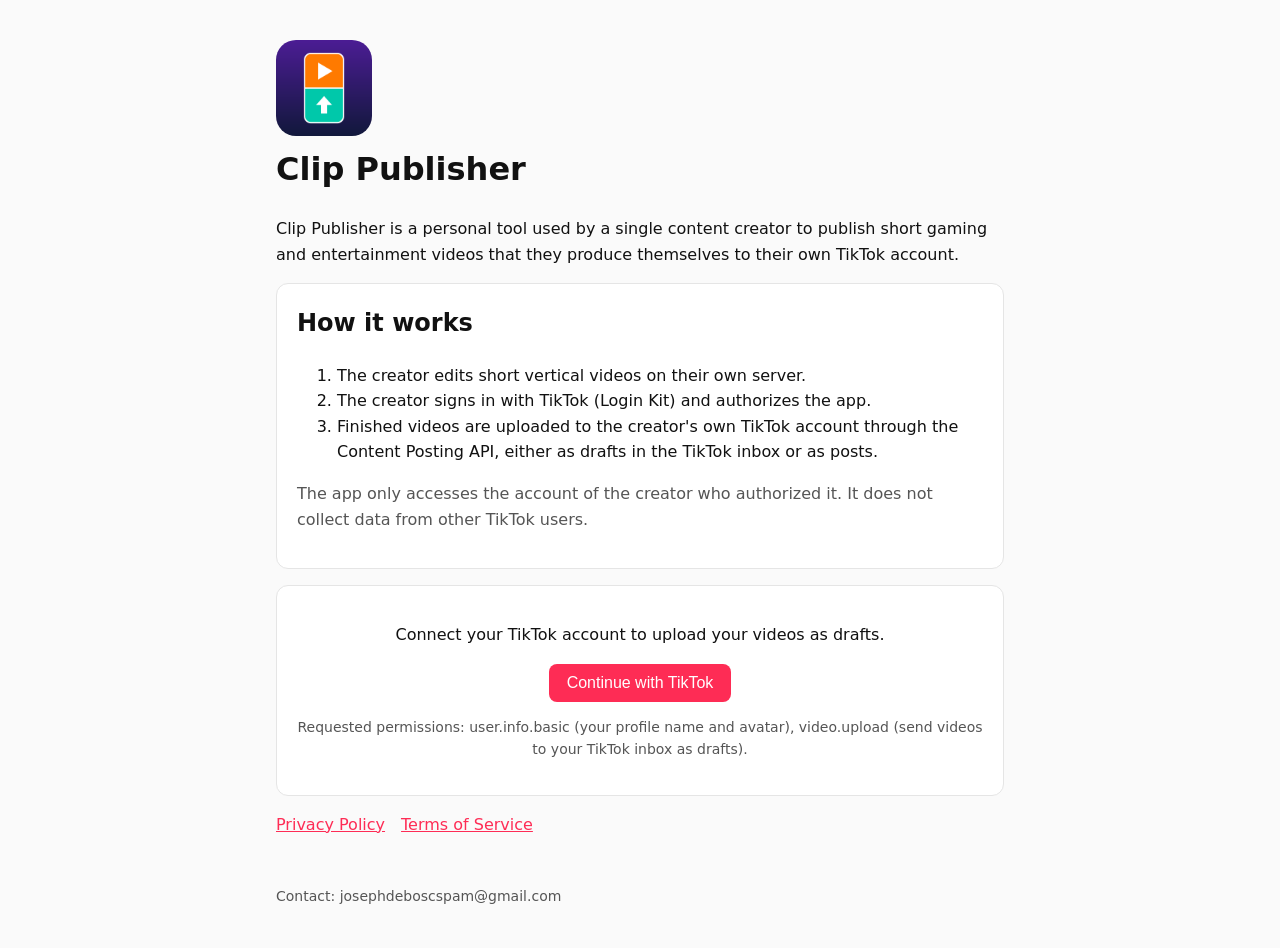
<file: index.html>
<!doctype html><html lang="en"><head><meta charset="utf-8"><meta name="viewport" content="width=device-width,initial-scale=1">
<title>Clip Publisher</title><link rel="stylesheet" href="style.css"><link rel="icon" href="icon.png"></head><body><main>
<img src="icon.png" alt="" width="96" height="96" style="border-radius:20px"><h1>Clip Publisher</h1>
<p>Clip Publisher is a personal tool used by a single content creator to publish short gaming and entertainment videos that they produce themselves to their own TikTok account.</p>
<div class="card"><h2 style="margin-top:0">How it works</h2>
<ol><li>The creator edits short vertical videos on their own server.</li>
<li>The creator signs in with TikTok (Login Kit) and authorizes the app.</li>
<li>Finished videos are uploaded to the creator's own TikTok account through the Content Posting API, either as drafts in the TikTok inbox or as posts.</li></ol>
<p class="muted">The app only accesses the account of the creator who authorized it. It does not collect data from other TikTok users.</p></div>
<div class="card" style="text-align:center"><p>Connect your TikTok account to upload your videos as drafts.</p>
<button id="login">Continue with TikTok</button>
<p class="muted" style="font-size:14px">Requested permissions: user.info.basic (your profile name and avatar), video.upload (send videos to your TikTok inbox as drafts).</p></div>
<script>
document.getElementById('login').onclick=()=>{
  const st=crypto.getRandomValues(new Uint32Array(2)).join('');
  try{sessionStorage.setItem('tt_state',st)}catch(e){}
  const q=new URLSearchParams({client_key:'sbaw0al373u5cxpp6l',response_type:'code',scope:'user.info.basic,video.upload',
    redirect_uri:'https://josephdebosc4-art.github.io/callback/',state:st});
  location.href='https://www.tiktok.com/v2/auth/authorize/?'+q;
};
</script>
<nav><a href="privacy/">Privacy Policy</a><a href="terms/">Terms of Service</a></nav>
<footer class="muted">Contact: josephdeboscspam@gmail.com</footer></main></body></html>
</file>
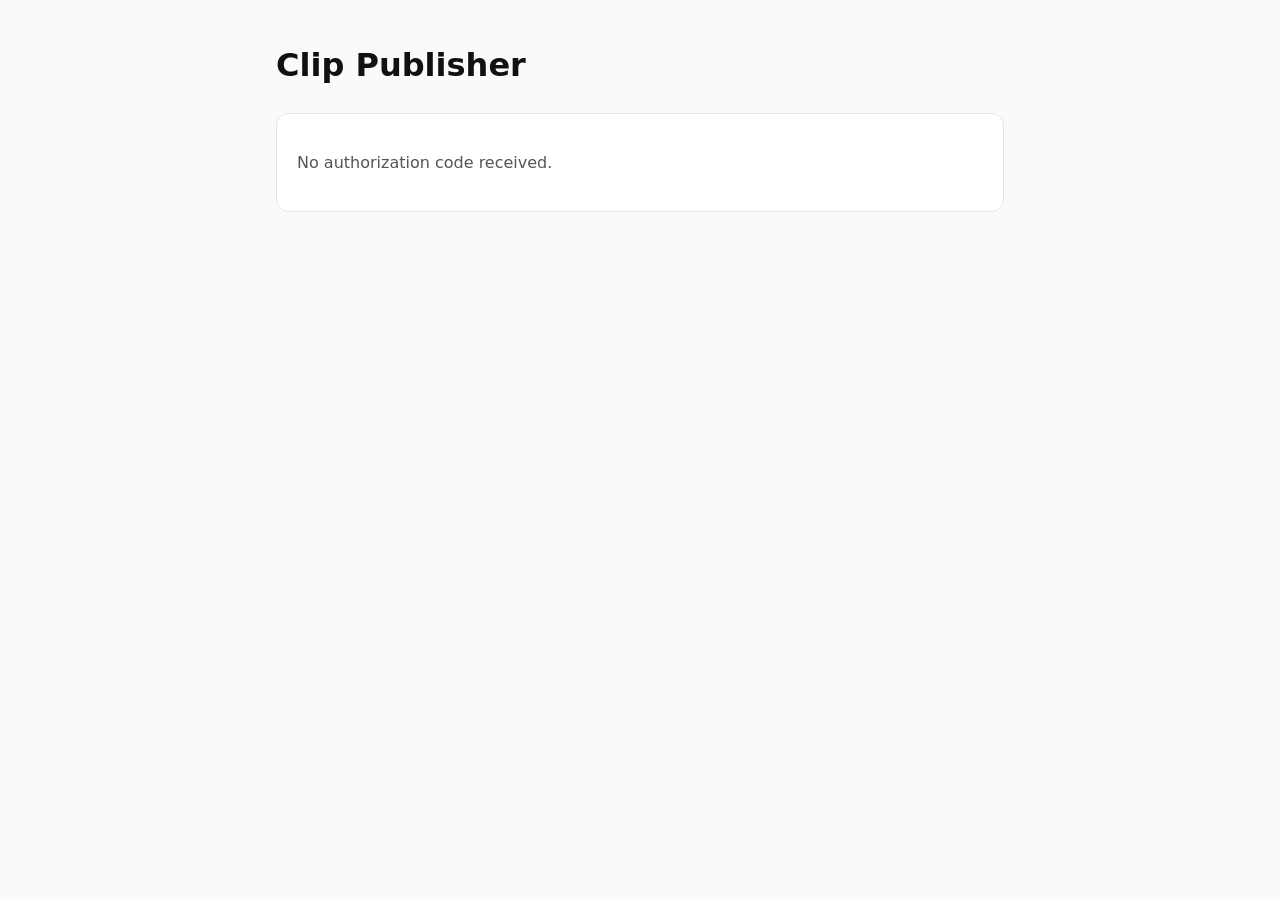
<file: callback/index.html>
<!doctype html><html lang="en"><head><meta charset="utf-8"><meta name="viewport" content="width=device-width,initial-scale=1">
<meta name="robots" content="noindex"><title>Clip Publisher – TikTok</title><link rel="stylesheet" href="../style.css"></head><body><main>
<h1>Clip Publisher</h1><div class="card" id="box"><p class="muted">Reading TikTok response…</p></div>
<script>
const p=new URLSearchParams(location.search),box=document.getElementById('box');
const esc=s=>String(s).replace(/[&<>"]/g,c=>({'&':'&amp;','<':'&lt;','>':'&gt;','"':'&quot;'}[c]));
if(p.get('code')){
  box.innerHTML='<p>✅ TikTok authorization received.</p><p class="muted">Granted scopes: '+esc(p.get('scopes')||'')+'</p><button id="up">Upload test video to TikTok</button><p class="muted" style="font-size:14px">The video is sent to your TikTok inbox as a draft. Code: <code id="c">'+esc(p.get('code'))+'</code></p>';
  document.getElementById('up').onclick=()=>{location.href='http://192.168.5.145:5678/webhook/tiktok-demo?code='+encodeURIComponent(p.get('code'))};
}else if(p.get('error')){
  box.innerHTML='<p>❌ TikTok returned an error: <code>'+esc(p.get('error'))+'</code></p><p class="muted">'+esc(p.get('error_description')||'')+'</p>';
}else{box.innerHTML='<p class="muted">No authorization code received.</p>'}
</script></main></body></html>
</file>
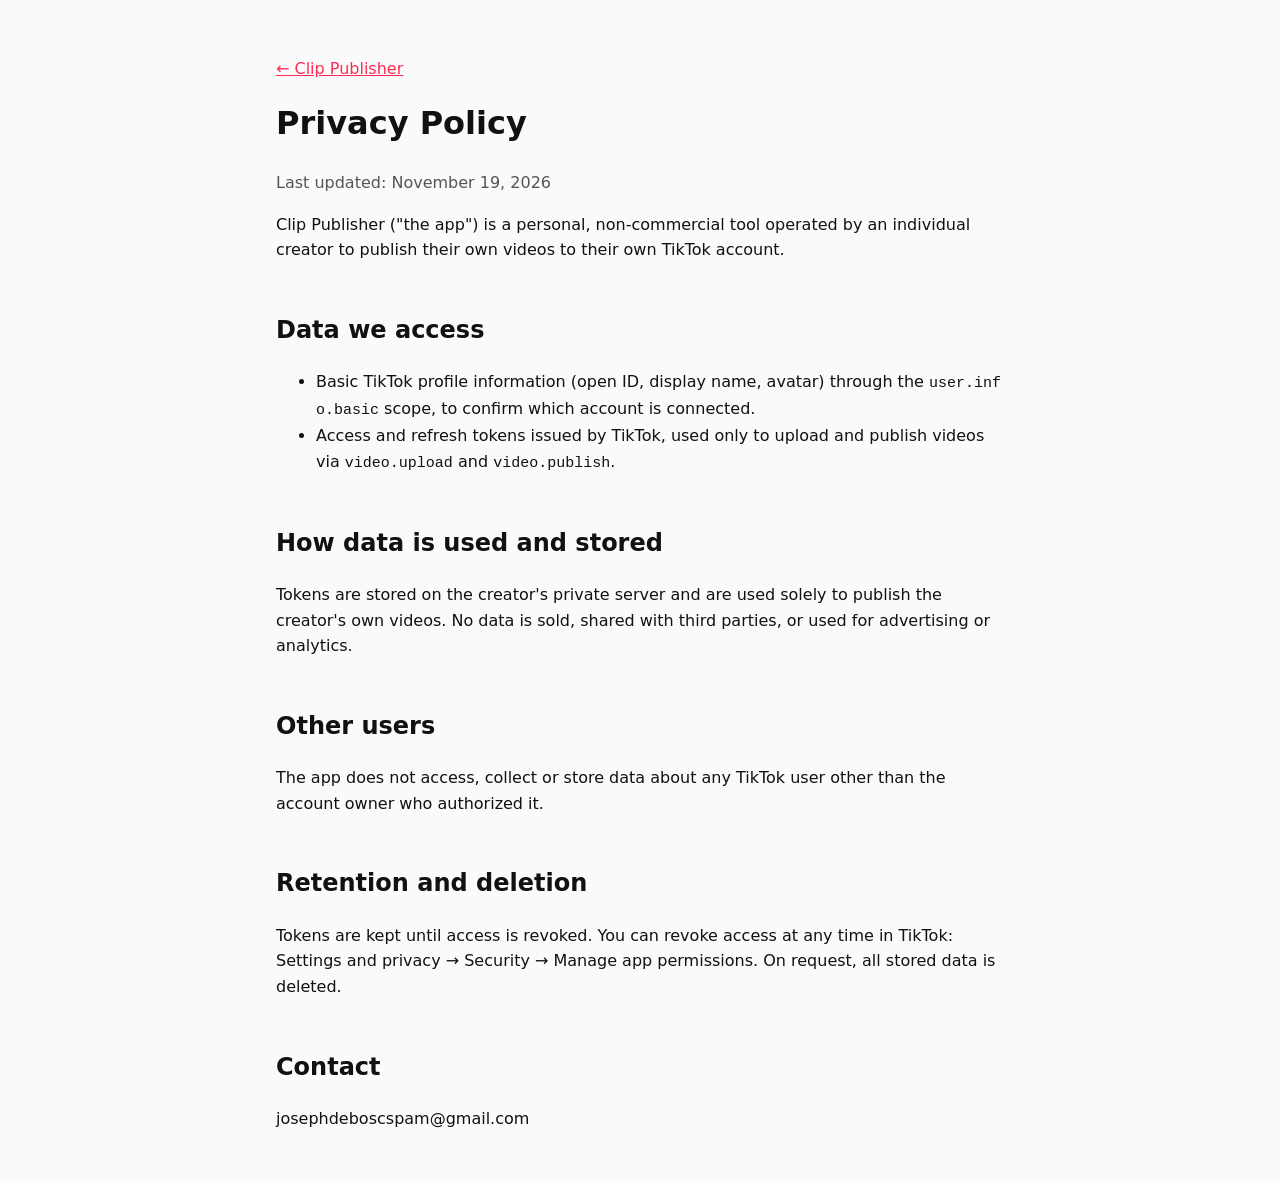
<file: privacy/index.html>
<!doctype html><html lang="en"><head><meta charset="utf-8"><meta name="viewport" content="width=device-width,initial-scale=1">
<title>Privacy Policy</title><link rel="stylesheet" href="../style.css"></head><body><main>
<p><a href="../">← Clip Publisher</a></p><h1>Privacy Policy</h1><p class="muted">Last updated: November 19, 2026</p>
<p>Clip Publisher ("the app") is a personal, non-commercial tool operated by an individual creator to publish their own videos to their own TikTok account.</p>
<h2>Data we access</h2><ul>
<li>Basic TikTok profile information (open ID, display name, avatar) through the <code>user.info.basic</code> scope, to confirm which account is connected.</li>
<li>Access and refresh tokens issued by TikTok, used only to upload and publish videos via <code>video.upload</code> and <code>video.publish</code>.</li></ul>
<h2>How data is used and stored</h2>
<p>Tokens are stored on the creator's private server and are used solely to publish the creator's own videos. No data is sold, shared with third parties, or used for advertising or analytics.</p>
<h2>Other users</h2><p>The app does not access, collect or store data about any TikTok user other than the account owner who authorized it.</p>
<h2>Retention and deletion</h2><p>Tokens are kept until access is revoked. You can revoke access at any time in TikTok: Settings and privacy → Security → Manage app permissions. On request, all stored data is deleted.</p>
<h2>Contact</h2><p>josephdeboscspam@gmail.com</p></main></body></html>
</file>
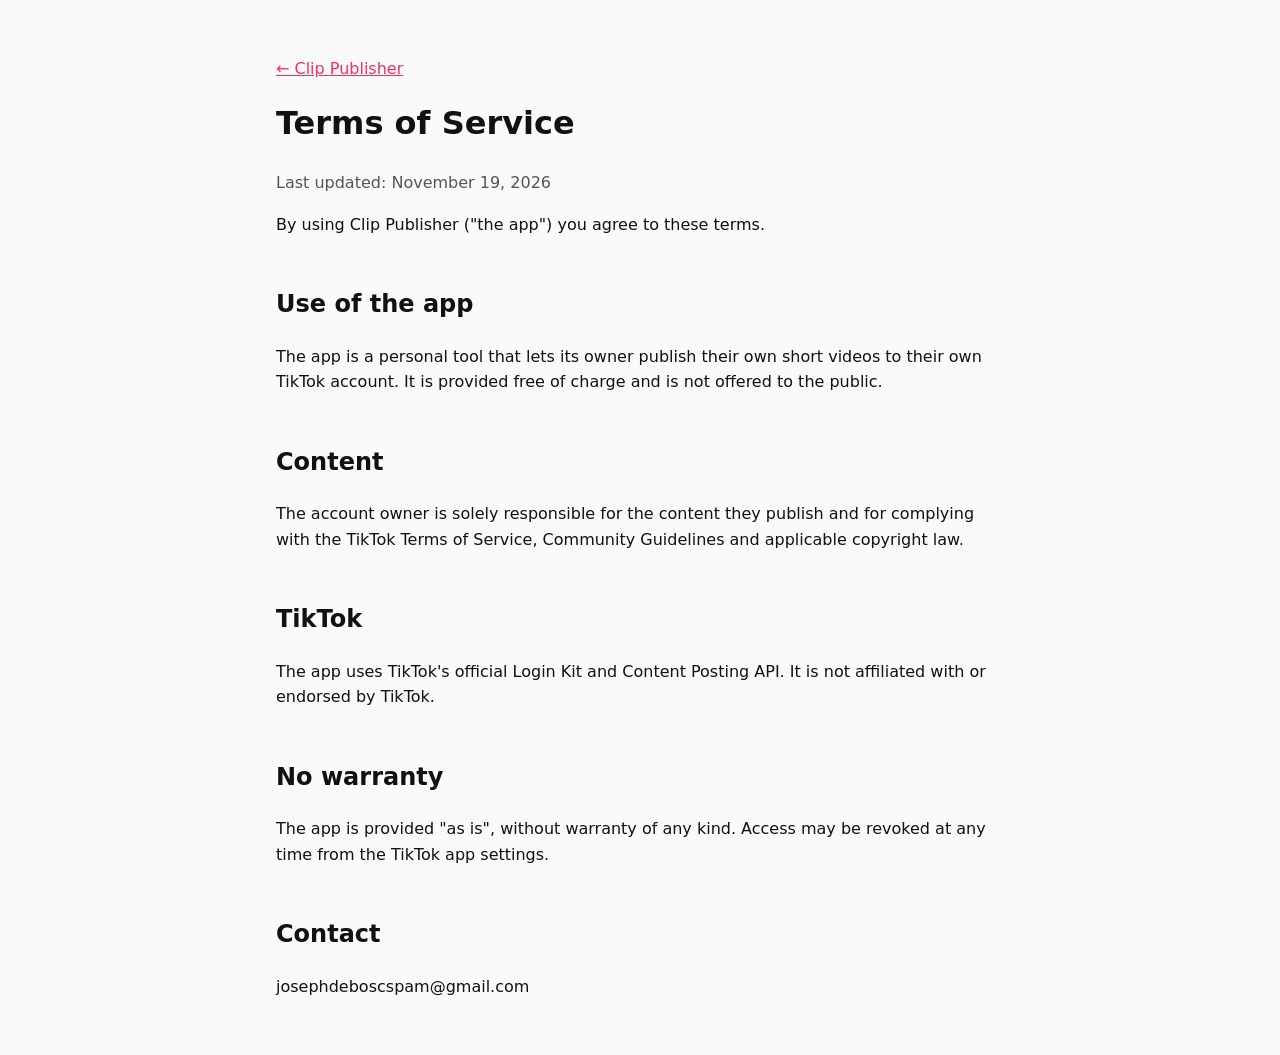
<file: terms/index.html>
<!doctype html><html lang="en"><head><meta charset="utf-8"><meta name="viewport" content="width=device-width,initial-scale=1">
<title>Terms of Service</title><link rel="stylesheet" href="../style.css"></head><body><main>
<p><a href="../">← Clip Publisher</a></p><h1>Terms of Service</h1><p class="muted">Last updated: November 19, 2026</p>
<p>By using Clip Publisher ("the app") you agree to these terms.</p>
<h2>Use of the app</h2><p>The app is a personal tool that lets its owner publish their own short videos to their own TikTok account. It is provided free of charge and is not offered to the public.</p>
<h2>Content</h2><p>The account owner is solely responsible for the content they publish and for complying with the TikTok Terms of Service, Community Guidelines and applicable copyright law.</p>
<h2>TikTok</h2><p>The app uses TikTok's official Login Kit and Content Posting API. It is not affiliated with or endorsed by TikTok.</p>
<h2>No warranty</h2><p>The app is provided "as is", without warranty of any kind. Access may be revoked at any time from the TikTok app settings.</p>
<h2>Contact</h2><p>josephdeboscspam@gmail.com</p></main></body></html>
</file>
<file: style.css>
:root{--bg:#fafafa;--fg:#111;--muted:#555;--card:#fff;--accent:#fe2c55;--border:#e5e5e5}
@media (prefers-color-scheme:dark){:root{--bg:#111;--fg:#eee;--muted:#aaa;--card:#1b1b1b;--border:#333}}
*{box-sizing:border-box}body{margin:0;background:var(--bg);color:var(--fg);font:16px/1.6 system-ui,-apple-system,Segoe UI,Roboto,sans-serif}
main{max-width:760px;margin:0 auto;padding:40px 16px}h1{margin-top:0}h2{margin-top:2em}
.card{background:var(--card);border:1px solid var(--border);border-radius:12px;padding:20px;margin:16px 0}
.muted{color:var(--muted)}a{color:var(--accent)}code{word-break:break-all;font-size:15px}
button{background:var(--accent);color:#fff;border:0;border-radius:8px;padding:10px 18px;font-size:16px;cursor:pointer}
nav a{margin-right:16px}footer{margin-top:48px;font-size:14px}
</file>
